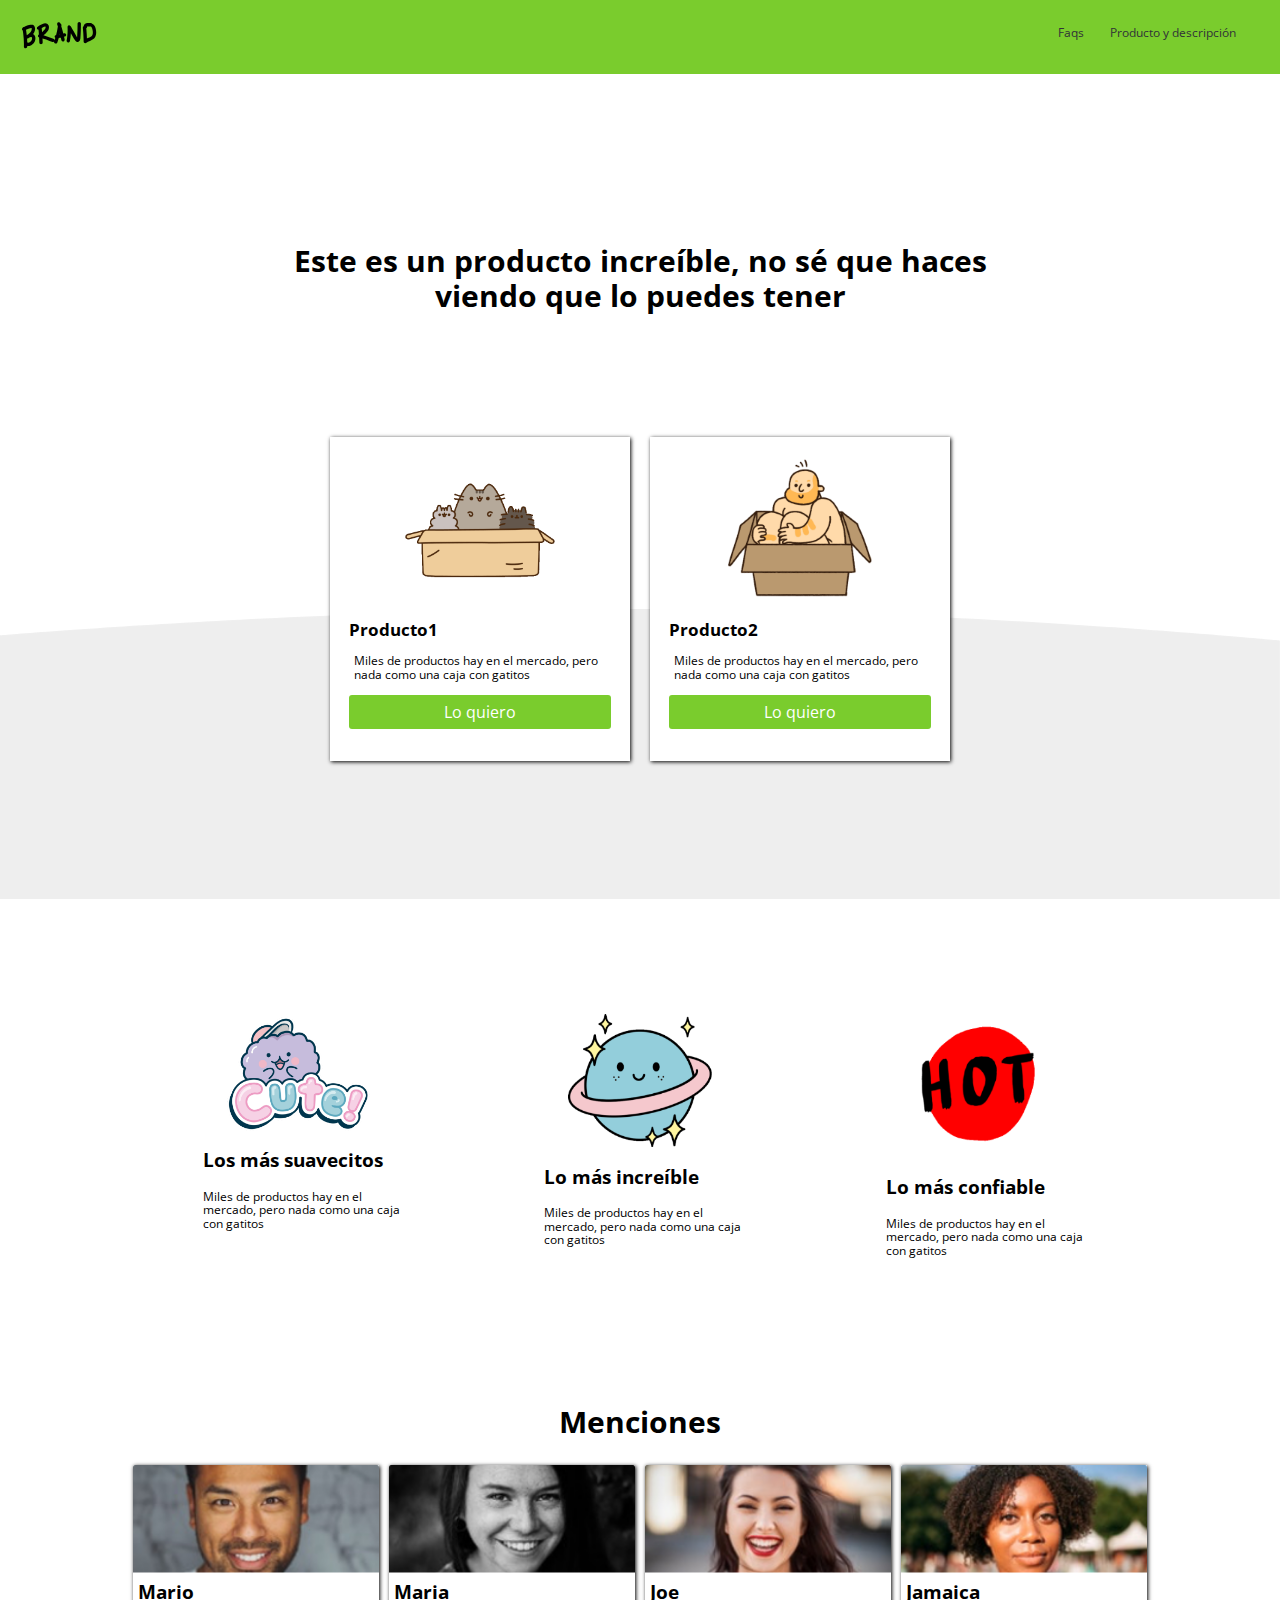
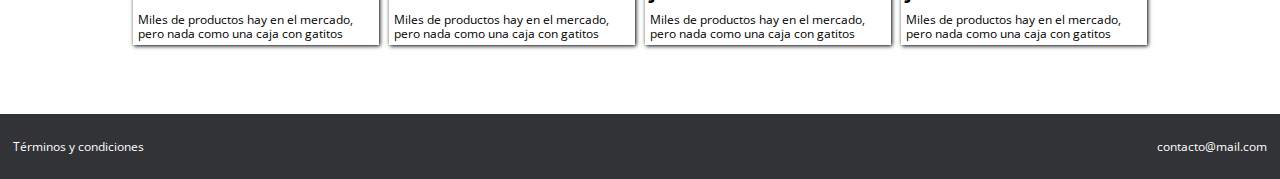
<file: EXTRA/layout-sample-furry-box-master/index.html>
<!DOCTYPE html>
<html lang="es">

<head>
    <meta charset="UTF-8">
    <meta name="viewport" content="width=device-width, initial-scale=1.0">
    <meta http-equiv="X-UA-Compatible" content="ie=edge">
    <link href="https://fonts.googleapis.com/css?family=Open+Sans:400,700&display=swap" rel="stylesheet">
    <link rel="stylesheet" href="normalize.css">
    <link rel="stylesheet" href="style.css">
    <link rel="stylesheet" href="mobile.css">
    <link rel="stylesheet" href="animation.css">
    <title></title>
</head>

<body>
    <nav class="fadeInDown">
        <a href="index.html"><img src="images/logo.png" alt=""></a>
        <div>
            <a href="faqs.html">Faqs</a>
            <a href="productos.html">Producto y descripción</a>
        </div>
    </nav>

    <div id=hero class="fadeIn">
        <h1>Este es un producto increíble, no sé que haces viendo que lo puedes tener</h1>
    </div>

    <section class="productos fadeInUp">
        <div class="box">
            <div class="box_image">
                <img src="images/box2.png" alt="">
            </div>
            <h2>Producto1</h2>
            <p>Miles de productos hay en el mercado, pero nada como una caja con gatitos</p>
            <a href="formulario.html" class="button">Lo quiero</a>
        </div>
        <div class="box">
            <div class="box_image">
                <img src="images/box1.png" alt="">
            </div>
            <h2>Producto2</h2>
            <p>Miles de productos hay en el mercado, pero nada como una caja con gatitos</p>
            <a href="formulario.html" class="button">Lo quiero</a>
        </div>
    </section>
    <section class="productos2">
        <div class="box2">
            <img src="images/b1.png" alt="">
            <h3>Los más suavecitos</h3>
            <p>Miles de productos hay en el mercado, pero nada como una caja con gatitos</p>
        </div>
        <div class="box2">
            <img src="images/b2.png" alt="">
            <h3>Lo más increíble</h3>
            <p>Miles de productos hay en el mercado, pero nada como una caja con gatitos</p>
        </div>
        <div class="box2">
            <img src="images/b3.png" alt="">
            <h3>Lo más confiable</h3>
            <p>Miles de productos hay en el mercado, pero nada como una caja con gatitos</p>
        </div>
    </section>

    <section class="menciones">
        <h1>Menciones</h1>
        <div class="items">
            <div class="card">
                <img src="images/p1.png" alt="">
                <h3>Mario</h3>
                <p>Miles de productos hay en el mercado, pero nada como una caja con gatitos</p>
            </div>
            <div class="card">
                <img src="images/p2.png" alt="">
                <h3>Maria</h3>
                <p>Miles de productos hay en el mercado, pero nada como una caja con gatitos</p>
            </div>
            <div class="card">
                <img src="images/p3.png" alt="">
                <h3>Joe</h3>
                <p>Miles de productos hay en el mercado, pero nada como una caja con gatitos</p>
            </div>
            <div class="card">
                <img src="images/p4.png" alt="">
                <h3>Jamaica</h3>
                <p>Miles de productos hay en el mercado, pero nada como una caja con gatitos</p>
            </div>
        </div>
    </section>

    <footer>
        <a href="#">Términos y condiciones</a>
        <a href="mailto:contacto@mail.com">contacto@mail.com</a>
    </footer>

</body>

</html>
</file>
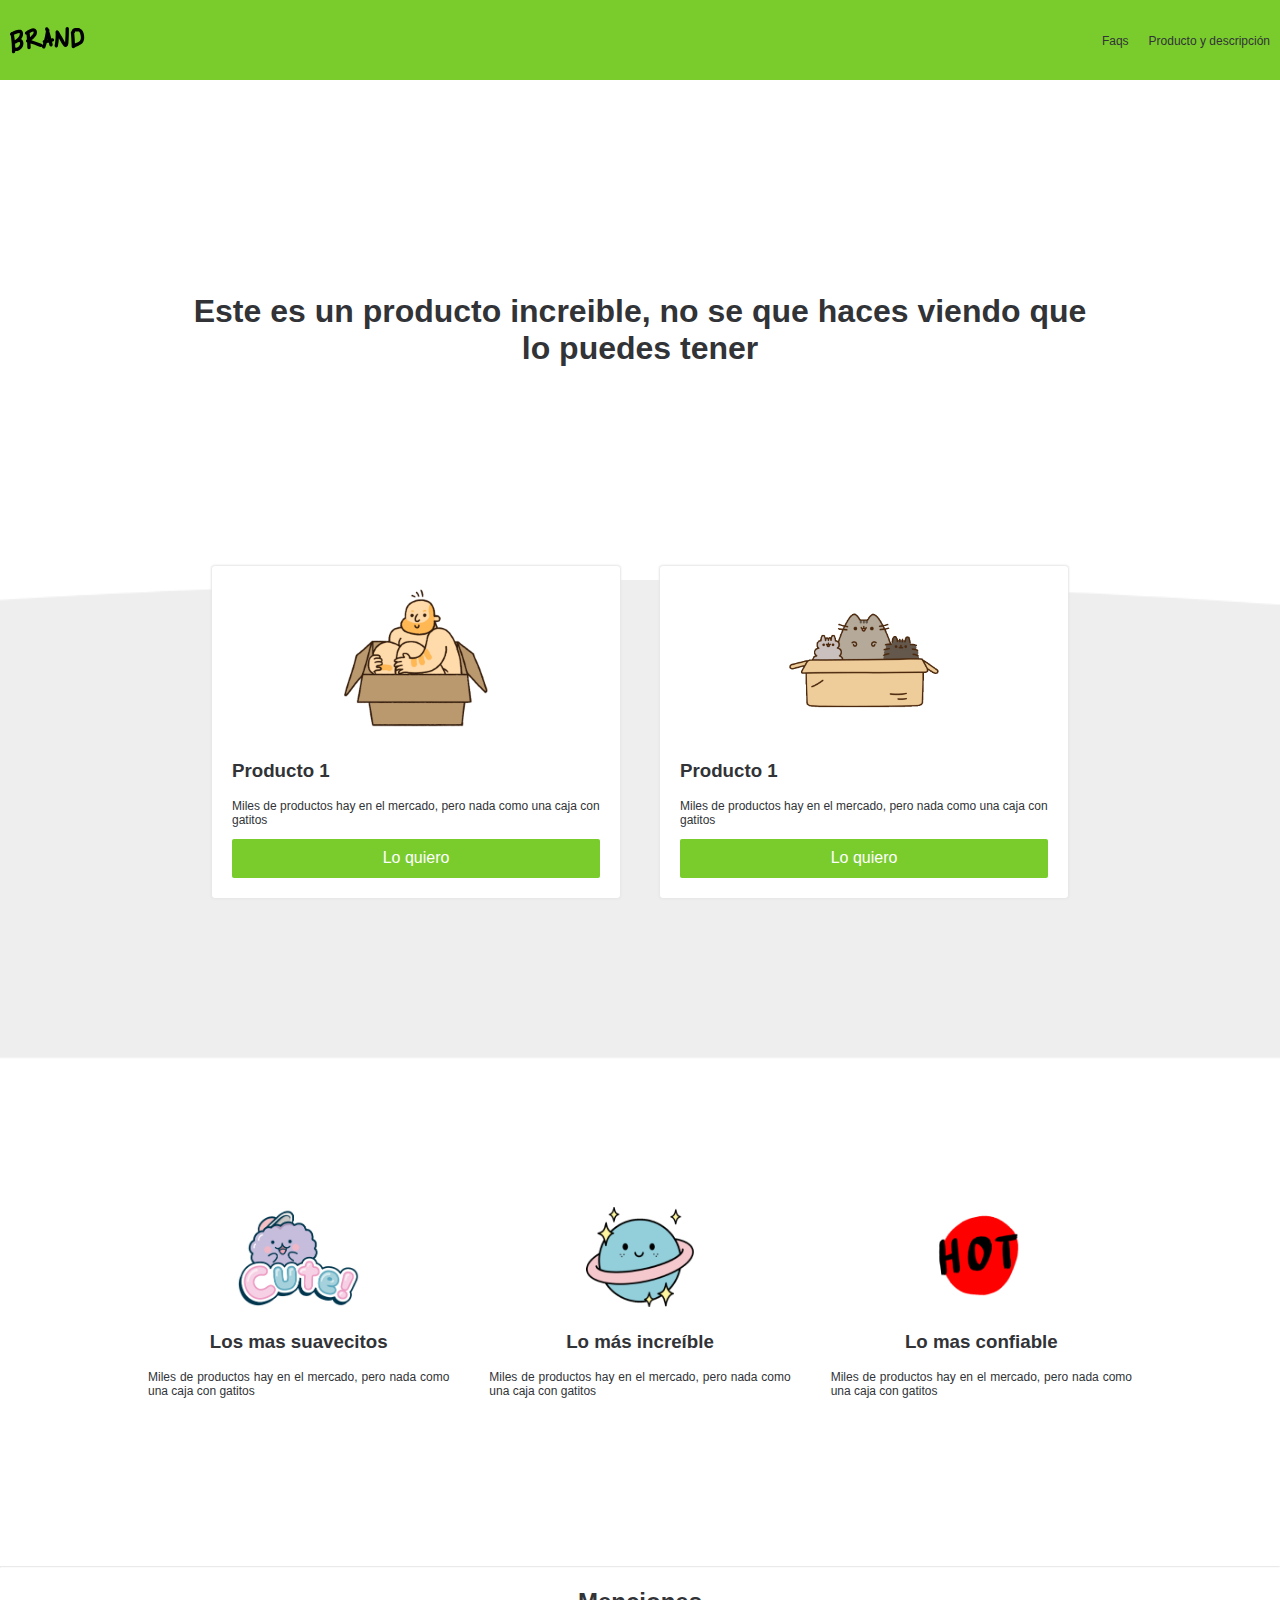
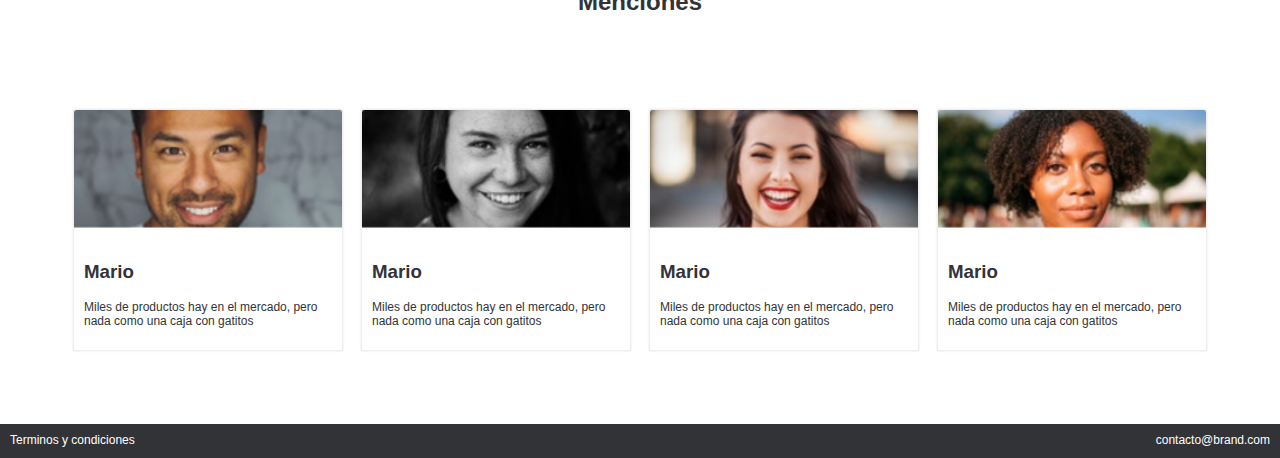
<file: images/Desarrollo_web-c13/index.html>
<!DOCTYPE html>
<html lang="en">
  <head>
    <meta charset="utf-8">
    <meta name="description" content="Este es un sitio de producto genial">
    <link rel="stylesheet" href="css/normalize.css">
    <link rel="stylesheet" href="css/estilos.css">
    <link rel="stylesheet" href="css/mobile.css">
    <title>BRAND📦</title>

  </head> <!-- Cierra head -->
  <body>
    <nav>
      <img src="images/logo.png" alt="">
      <ul>
        <li>
          <a href="#">Faqs</a></li>
        <li>
          <a href="#">Producto y descripción</a></li>
      </ul>
    </nav>
    <h1 class="main_section">
      Este es un producto increible, no se que haces viendo que lo puedes tener
    </h1>
    <!-- Inicio productos -->
    <div class="products">
      <div class="product">
        <div class="content">
          <div class="image-product">
            <img src="images/box1.png" alt="">
          </div>
          <h3>Producto 1</h3>
          <p>Miles de productos hay en el mercado, pero nada como una caja con gatitos</p>
          <button class="main_btn">
            Lo quiero
          </button>
        </div>
      </div>
      <div class="product">
        <div class="content">
          <div class="image-product">
            <img src="images/box2.png" alt="">
          </div>
          <h3>Producto 1</h3>
          <p>Miles de productos hay en el mercado, pero nada como una caja con gatitos</p>
          <button class="main_btn">
            Lo quiero
          </button>
        </div>
      </div>
    </div>
    <!-- Fin productos -->
    <!-- Inicia beneficios -->
    <div class="beneficios">
      <div class="beneficio">
        <div class="content_beneficio">
          <img src="images/b1.png" alt="">
          <h3>Los mas suavecitos</h3>
          <p class="text_beneficio">
            Miles de productos hay en el mercado, pero nada como una caja con gatitos
          </p>
        </div>
      </div>
      <div class="beneficio">
        <div class="content_beneficio">
          <img src="images/b2.png" alt="">
          <h3>Lo más increíble</h3>
          <p class="text_beneficio">
            Miles de productos hay en el mercado, pero nada como una caja con gatitos
          </p>
        </div>
      </div>
      <div class="beneficio">
        <div class="content_beneficio">
          <img src="images/b3.png" alt="">
          <h3>Lo mas confiable</h3>
          <p class="text_beneficio">
            Miles de productos hay en el mercado, pero nada como una caja con gatitos
          </p>
        </div>
      </div>
    </div>
    <!-- Fin beneficios -->
    <hr>
    <!-- Inicia menciones -->
    <h2 class="mention_title">Menciones</h2>
    <div class="mentions">
      <div class="mention">
        <div class="content_mention">
          <img src="images/p1.png" alt="">
          <div class="text">
            <h3>Mario</h3>
            <p>Miles de productos hay en el mercado, pero nada como una caja con gatitos</p>
          </div>
        </div>
      </div>
      <div class="mention">
        <div class="content_mention">
          <img src="images/p2.png" alt="">
          <div class="text">
            <h3>Mario</h3>
            <p>Miles de productos hay en el mercado, pero nada como una caja con gatitos</p>
          </div>
        </div>
      </div>
      <div class="mention">
        <div class="content_mention">
          <img src="images/p3.png" alt="">
          <div class="text">
            <h3>Mario</h3>
            <p>Miles de productos hay en el mercado, pero nada como una caja con gatitos</p>
          </div>
        </div>
      </div>
      <div class="mention">
        <div class="content_mention">
          <img src="images/p4.png" alt="">
          <div class="text">
            <h3>Mario</h3>
            <p>Miles de productos hay en el mercado, pero nada como una caja con gatitos</p>
          </div>
        </div>
      </div>
    </div>
    <!-- Fin de menciones -->
    <!-- Inicio de footer -->
    <footer>
      <div class="option">Terminos y condiciones</div>
      <div class="option">contacto@brand.com</div>
    </footer>
    <!-- Fin de Footer -->

    <!-- Script -->
    <script src="scripts/script.js"></script>
  </body> <!-- Cierra body -->
</html> <!-- Cierra html -->
</file>
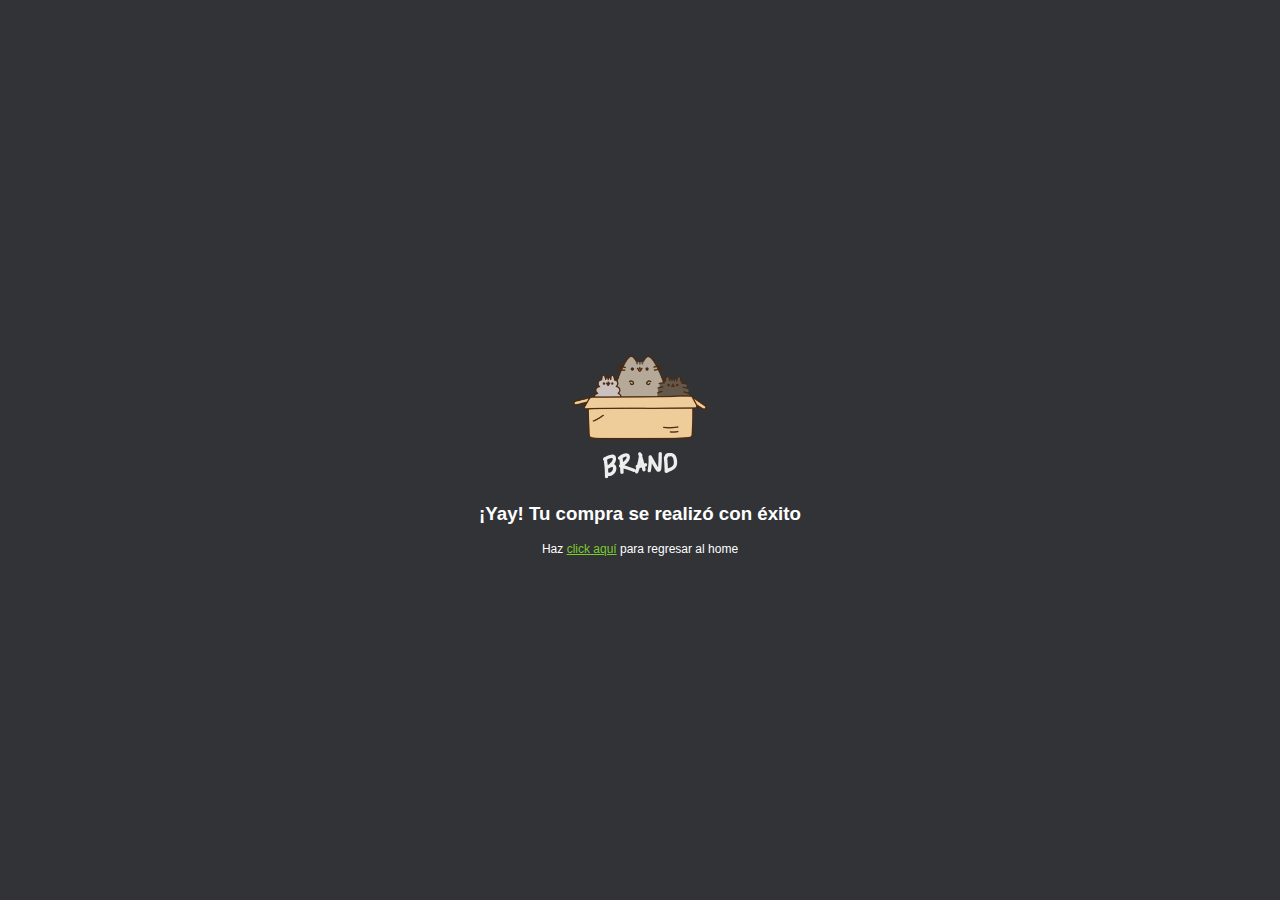
<file: exito.html>
<!DOCTYPE html>
<html lang="en" dir="ltr">
  <head>
    <meta charset="utf-8">
    <link rel="stylesheet" href="css/normalize.css">
    <link rel="stylesheet" href="css/style.css">
    <link rel="stylesheet" href="css/animation.css">
    <link rel="stylesheet" href="css/paypal.css">
    <title>Éxito</title>
  </head>
  <body>
    <div class="content_paypal fadeIn">
      <img src="images/box_brand.png" alt="">
      <h3>¡Yay! Tu compra se realizó con éxito</h3>
      <p>Haz <a href="index.html">click aquí</a>  para regresar al home</p>
    </div>
  </body>
</html>
</file>
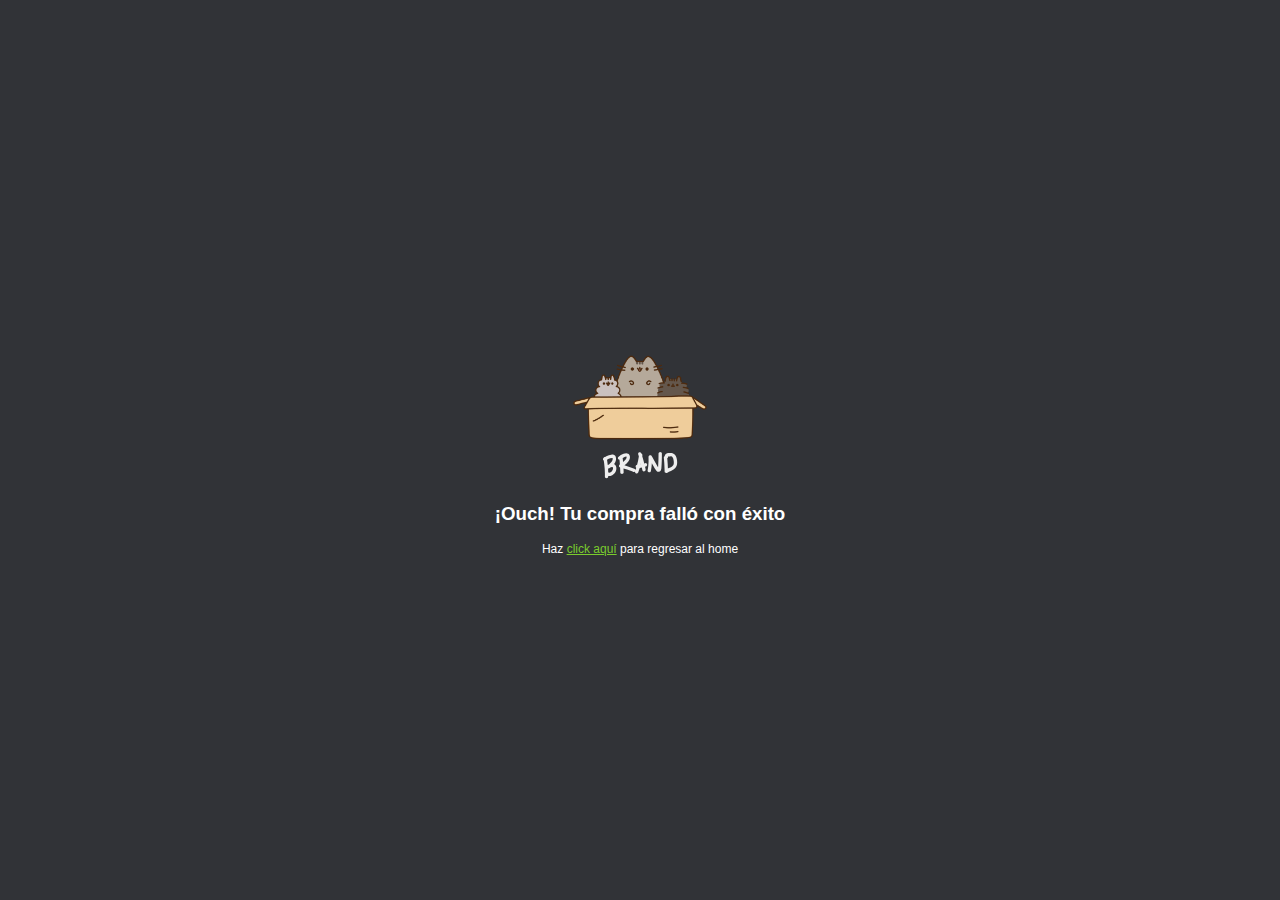
<file: falla.html>
<!DOCTYPE html>
<html lang="en" dir="ltr">
  <head>
    <meta charset="utf-8">
    <link rel="stylesheet" href="css/normalize.css">
    <link rel="stylesheet" href="css/style.css">
    <link rel="stylesheet" href="css/animation.css">
    <link rel="stylesheet" href="css/paypal.css">
    <title>Éxito</title>
  </head>
  <body>
    <div class="content_paypal fadeIn">
      <img src="images/box_brand.png" alt="">
      <h3>¡Ouch! Tu compra falló con éxito</h3>
      <p>Haz <a href="index.html">click aquí</a>  para regresar al home</p>
    </div>
  </body>
</html>
</file>
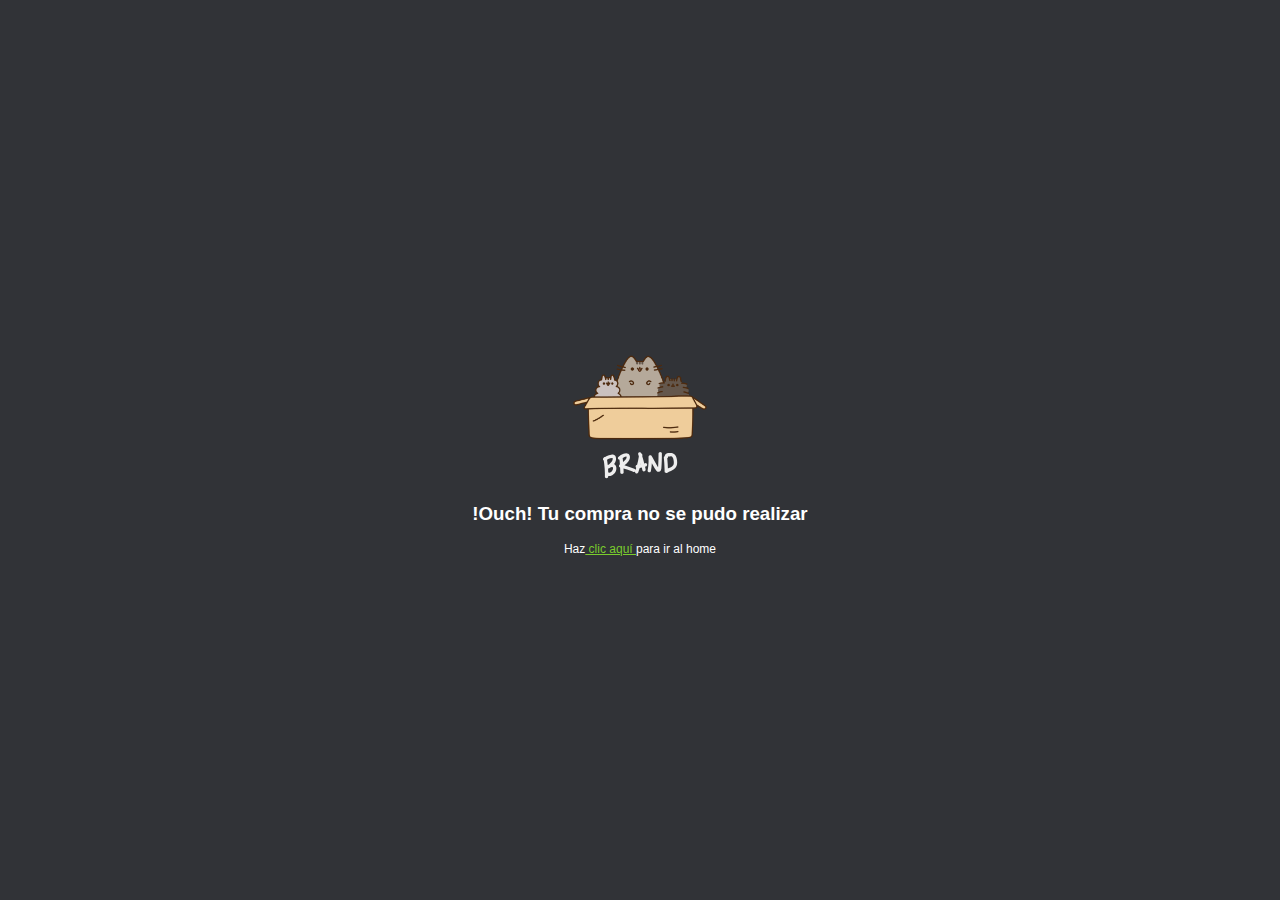
<file: EXTRA/layout-sample-furry-box-master/cancel.html>
<!DOCTYPE html>
<html lang="en">

<head>
    <meta charset="UTF-8">
    <meta name="viewport" content="width=device-width, initial-scale=1.0">
    <meta http-equiv="X-UA-Compatible" content="ie=edge">
    <link rel="stylesheet" href="normalize.css">
    <link rel="stylesheet" href="style.css">
    <link rel="stylesheet" href="animation.css">
    <link rel="stylesheet" href="paypal.css">
    <title></title>
</head>

<body>
    <div class="content_paypal">
        <img src="images/box_brand.png" alt="">
        <h3>!Ouch! Tu compra no se pudo realizar</h3>

        <p>Haz<a href="index.html"> clic aquí </a> para ir al home</p>

    </div>
</body>

</html>
</file>
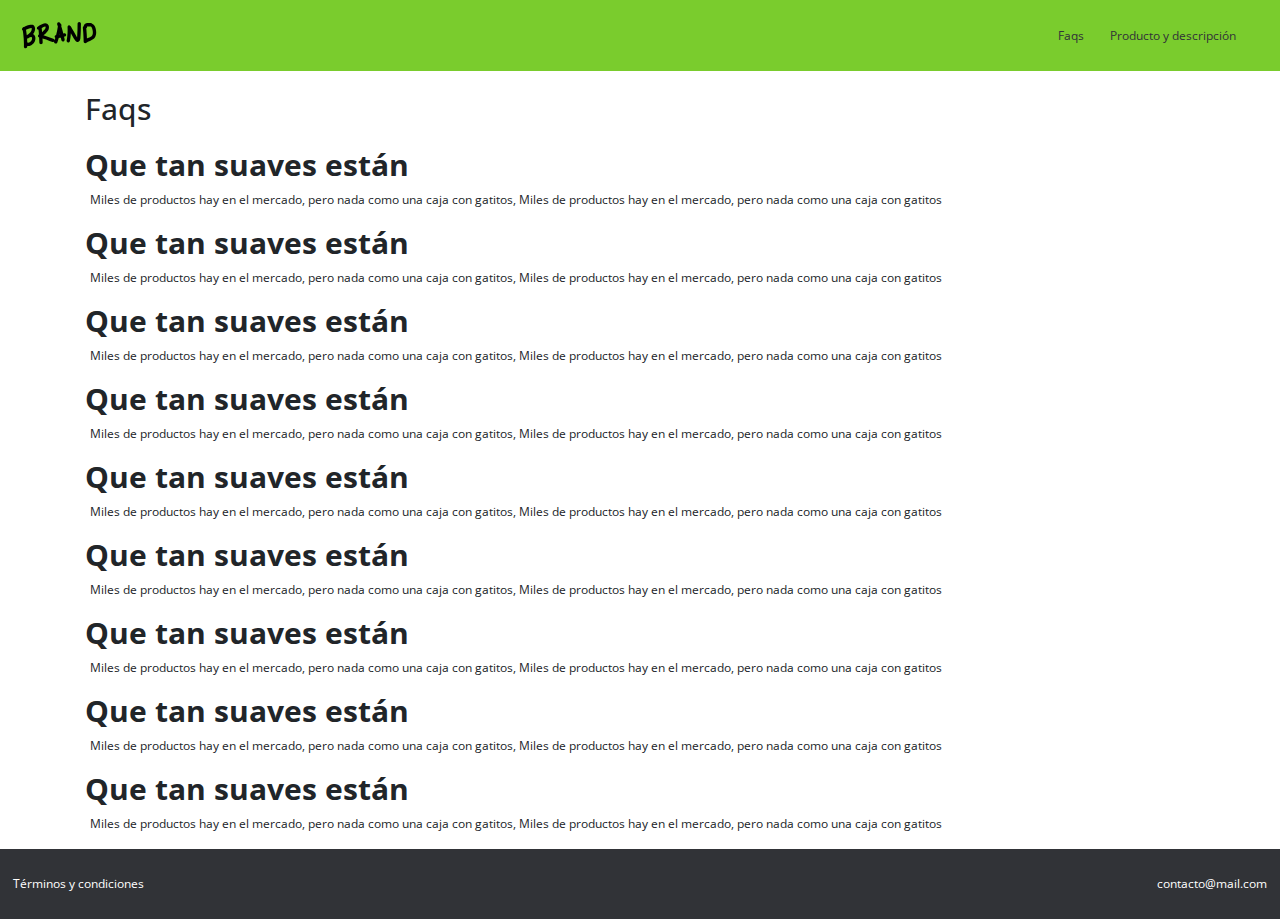
<file: EXTRA/layout-sample-furry-box-master/faqs.html>
<!DOCTYPE html>
<html lang="es">

<head>
    <meta charset="UTF-8">
    <meta name="viewport" content="width=device-width, initial-scale=1.0">
    <meta http-equiv="X-UA-Compatible" content="ie=edge">
    <link href="https://fonts.googleapis.com/css?family=Open+Sans:400,700&display=swap" rel="stylesheet">
    <link rel="stylesheet" href="https://stackpath.bootstrapcdn.com/bootstrap/4.3.1/css/bootstrap.min.css" integrity="sha384-ggOyR0iXCbMQv3Xipma34MD+dH/1fQ784/j6cY/iJTQUOhcWr7x9JvoRxT2MZw1T" crossorigin="anonymous">
    <link rel="stylesheet" href="normalize.css">
    <link rel="stylesheet" href="style.css">
    <link rel="stylesheet" href="mobile.css">
    <link rel="stylesheet" href="animation.css">
    <title></title>
</head>

<body>
    <nav class="fadeInDown">
        <a href="index.html"><img src="images/logo.png" alt=""></a>
        <div>
            <a href="faqs.html">Faqs</a>
            <a href="productos.html">Producto y descripción</a>
        </div>
    </nav>


    <section class="container faqs">
        <h1>Faqs</h1>
        <h2>Que tan suaves están</h2>
        <p>Miles de productos hay en el mercado, pero nada como una caja con gatitos, Miles de productos hay en el mercado, pero nada como una caja con gatitos</p>
        <h2>Que tan suaves están</h2>
        <p>Miles de productos hay en el mercado, pero nada como una caja con gatitos, Miles de productos hay en el mercado, pero nada como una caja con gatitos</p>
        <h2>Que tan suaves están</h2>
        <p>Miles de productos hay en el mercado, pero nada como una caja con gatitos, Miles de productos hay en el mercado, pero nada como una caja con gatitos</p>
        <h2>Que tan suaves están</h2>
        <p>Miles de productos hay en el mercado, pero nada como una caja con gatitos, Miles de productos hay en el mercado, pero nada como una caja con gatitos</p>
        <h2>Que tan suaves están</h2>
        <p>Miles de productos hay en el mercado, pero nada como una caja con gatitos, Miles de productos hay en el mercado, pero nada como una caja con gatitos</p>
        <h2>Que tan suaves están</h2>
        <p>Miles de productos hay en el mercado, pero nada como una caja con gatitos, Miles de productos hay en el mercado, pero nada como una caja con gatitos</p>
        <h2>Que tan suaves están</h2>
        <p>Miles de productos hay en el mercado, pero nada como una caja con gatitos, Miles de productos hay en el mercado, pero nada como una caja con gatitos</p>
        <h2>Que tan suaves están</h2>
        <p>Miles de productos hay en el mercado, pero nada como una caja con gatitos, Miles de productos hay en el mercado, pero nada como una caja con gatitos</p>
        <h2>Que tan suaves están</h2>
        <p>Miles de productos hay en el mercado, pero nada como una caja con gatitos, Miles de productos hay en el mercado, pero nada como una caja con gatitos</p>
    </section>

    <footer>
        <a href="#">Términos y condiciones</a>
        <a href="mailto:contacto@mail.com">contacto@mail.com</a>
    </footer>


</body>

</html>
</file>
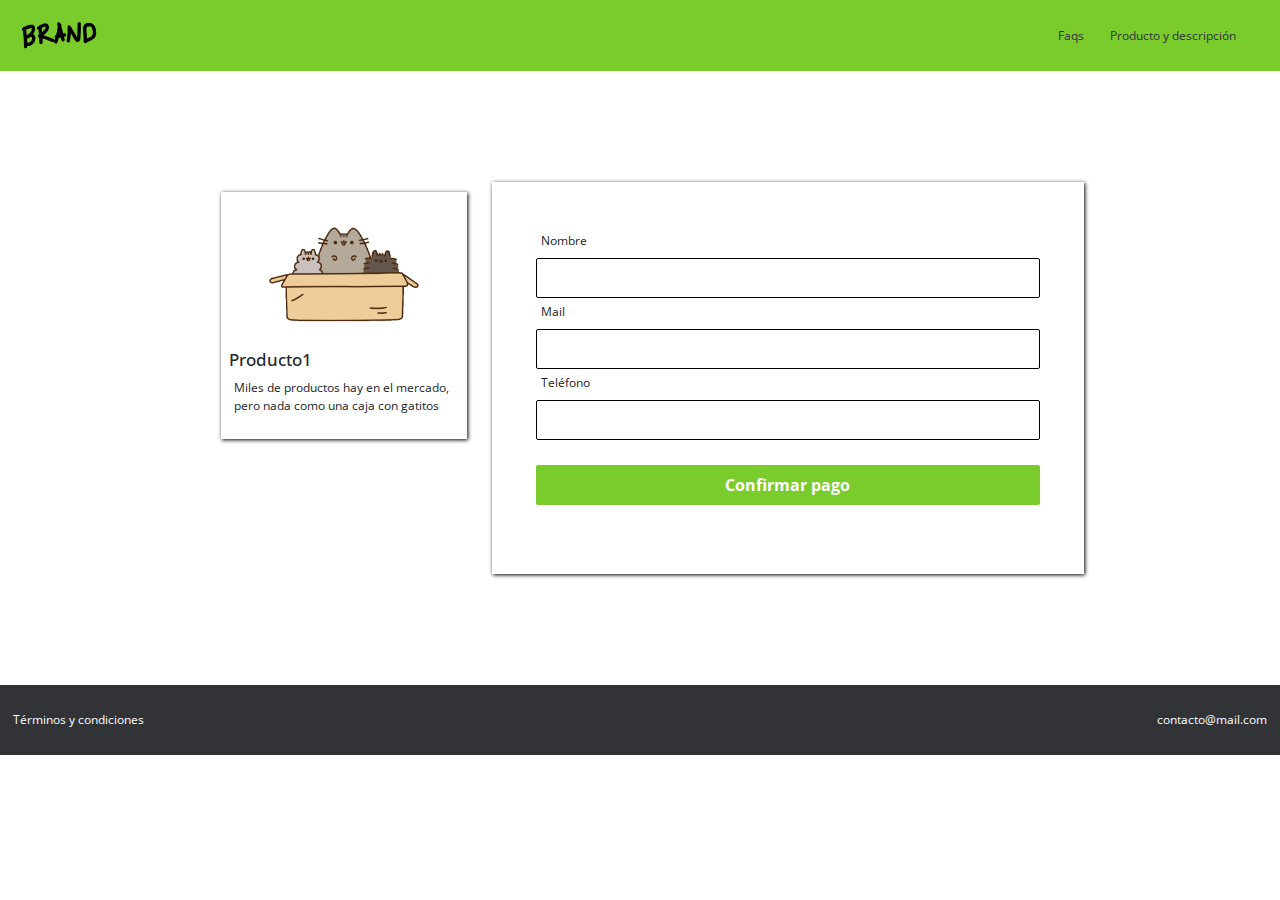
<file: EXTRA/layout-sample-furry-box-master/formulario.html>
<!DOCTYPE html>
<html lang="es">

<head>
    <meta charset="UTF-8">
    <meta name="viewport" content="width=device-width, initial-scale=1.0">
    <meta http-equiv="X-UA-Compatible" content="ie=edge">
    <link href="https://fonts.googleapis.com/css?family=Open+Sans:400,700&display=swap" rel="stylesheet">
    <link rel="stylesheet" href="https://stackpath.bootstrapcdn.com/bootstrap/4.3.1/css/bootstrap.min.css" integrity="sha384-ggOyR0iXCbMQv3Xipma34MD+dH/1fQ784/j6cY/iJTQUOhcWr7x9JvoRxT2MZw1T" crossorigin="anonymous">
    <link rel="stylesheet" href="normalize.css">
    <link rel="stylesheet" href="style.css">
    <link rel="stylesheet" href="mobile.css">
    <link rel="stylesheet" href="animation.css">
    <title></title>
</head>

<body>
    <nav class="fadeInDown">
        <a href="index.html"><img src="images/logo.png" alt=""></a>
        <div>
            <a href="faqs.html">Faqs</a>
            <a href="productos.html">Producto y descripción</a>
        </div>
    </nav>

    <section class="container">
        <div class="row form-section">
            <div class="col-12 col-md-4">
                <div class="box">
                    <div class="box_image">
                        <img src="images/box2.png" alt="">
                    </div>
                    <h2>Producto1</h2>
                    <p>Miles de productos hay en el mercado, pero nada como una caja con gatitos</p>
                </div>
            </div>
            <div class="col-12 col-md-8 form">
                <form action="https://www.paypal.com/cgi-bin/webscr?cmd=_s-xclick&hosted_button_id=MZRX2YWBFYXFE" method="POST">
                    <label for="name">Nombre </label><br>
                    <input type="text" name="name">

                    <label for="mail">Mail </label><br>
                    <input type="mail" name="email">

                    <label for="phone">Teléfono </label><br>
                    <input type="phone" name="phone">

                    <input type="submit" class="button" value="Confirmar pago">
                </form>
            </div>
        </div>
    </section>

    <footer>
        <a href="#">Términos y condiciones</a>
        <a href="mailto:contacto@mail.com">contacto@mail.com</a>
    </footer>


</body>

</html>
</file>
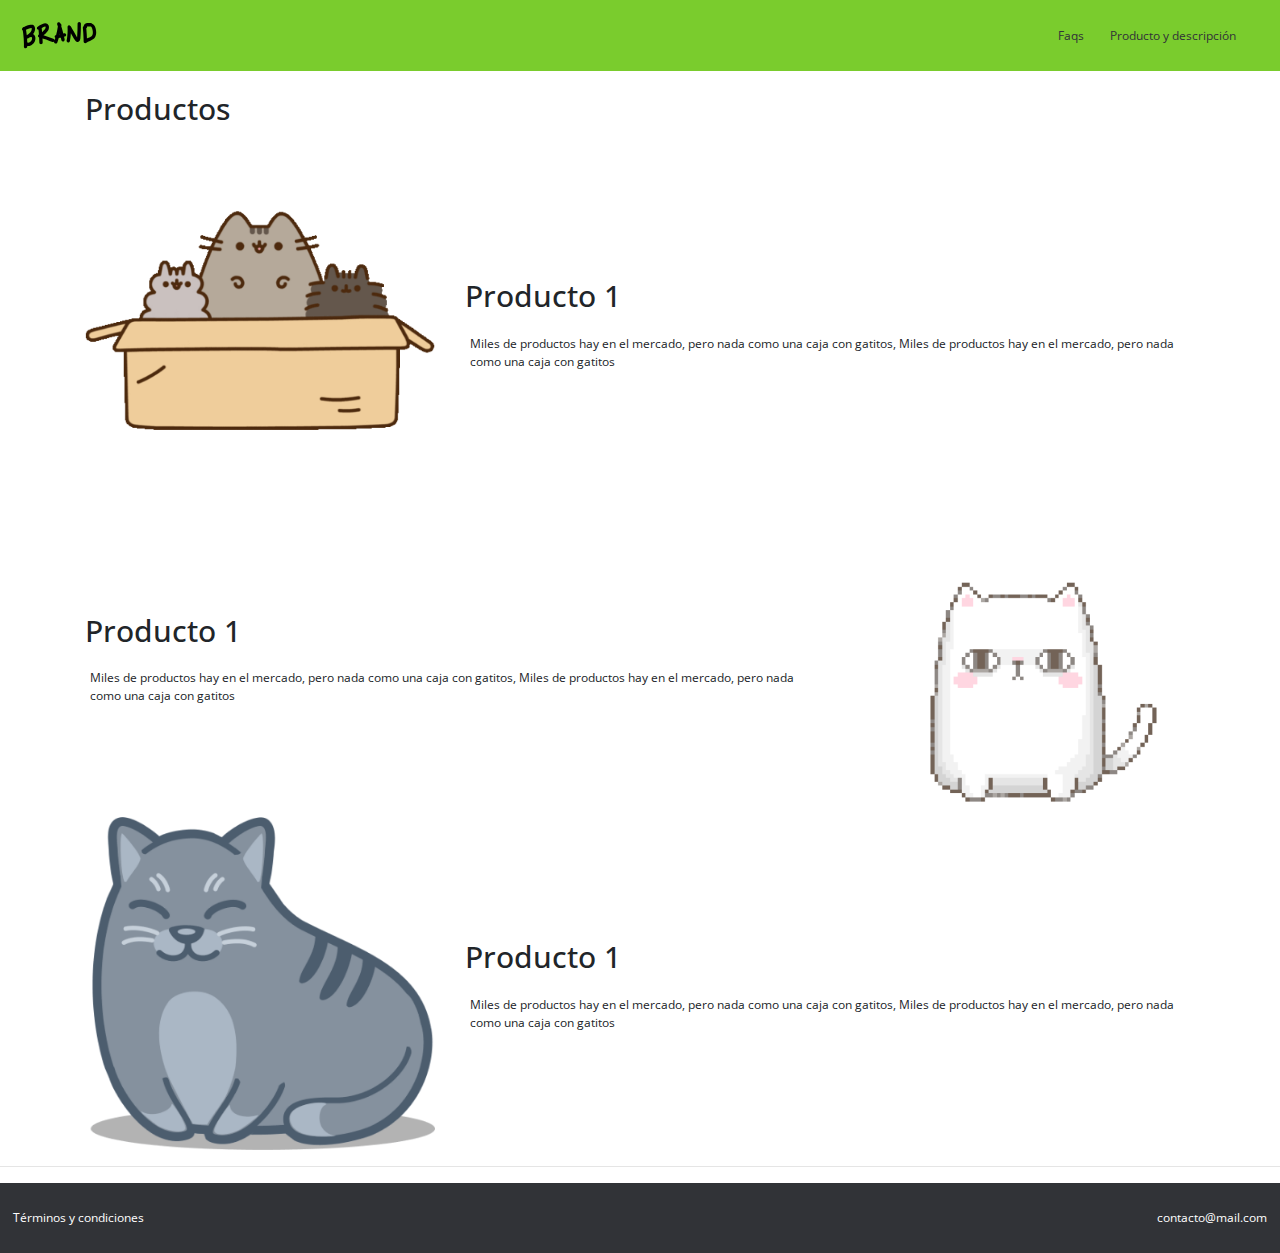
<file: EXTRA/layout-sample-furry-box-master/productos.html>
<!DOCTYPE html>
<html lang="es">

<head>
    <meta charset="UTF-8">
    <meta name="viewport" content="width=device-width, initial-scale=1.0">
    <meta http-equiv="X-UA-Compatible" content="ie=edge">
    <link href="https://fonts.googleapis.com/css?family=Open+Sans:400,700&display=swap" rel="stylesheet">
    <link rel="stylesheet" href="https://stackpath.bootstrapcdn.com/bootstrap/4.3.1/css/bootstrap.min.css" integrity="sha384-ggOyR0iXCbMQv3Xipma34MD+dH/1fQ784/j6cY/iJTQUOhcWr7x9JvoRxT2MZw1T" crossorigin="anonymous">
    <link rel="stylesheet" href="normalize.css">
    <link rel="stylesheet" href="style.css">
    <link rel="stylesheet" href="mobile.css">
    <link rel="stylesheet" href="animation.css">
    <title></title>
</head>

<body>
    <nav class="fadeInDown">
        <a href="index.html"><img src="images/logo.png" alt=""></a>
        <div>
            <a href="faqs.html">Faqs</a>
            <a href="productos.html">Producto y descripción</a>
        </div>
    </nav>

    <div class="container">
        <h1>Productos</h1>
        <div class="row">
            <div class="col-4">
                <img src="images/ben1.png" alt="">
            </div>
            <div class="col-8 productDescription">
                <h1>Producto 1</h1>
                <p>Miles de productos hay en el mercado, pero nada como una caja con gatitos, Miles de productos hay en el mercado, pero nada como una caja con gatitos</p>
            </div>
        </div>
        <div class="row">
            <div class="col-8 productDescription">
                <h1>Producto 1</h1>
                <p>Miles de productos hay en el mercado, pero nada como una caja con gatitos, Miles de productos hay en el mercado, pero nada como una caja con gatitos</p>
            </div>
            <div class="col-4">
                <img src="images/ben2.png" alt="">
            </div>
        </div>
        <div class="row">
            <div class="col-4">
                <img src="images/ben3.png" alt="">
            </div>
            <div class="col-8 productDescription">
                <h1>Producto 1</h1>
                <p>Miles de productos hay en el mercado, pero nada como una caja con gatitos, Miles de productos hay en el mercado, pero nada como una caja con gatitos</p>
            </div>
        </div>
    </div>

    <section>
        <hr>
    </section>
    <footer>
        <a href="#">Términos y condiciones</a>
        <a href="mailto:contacto@mail.com">contacto@mail.com</a>
    </footer>


</body>

</html>
</file>
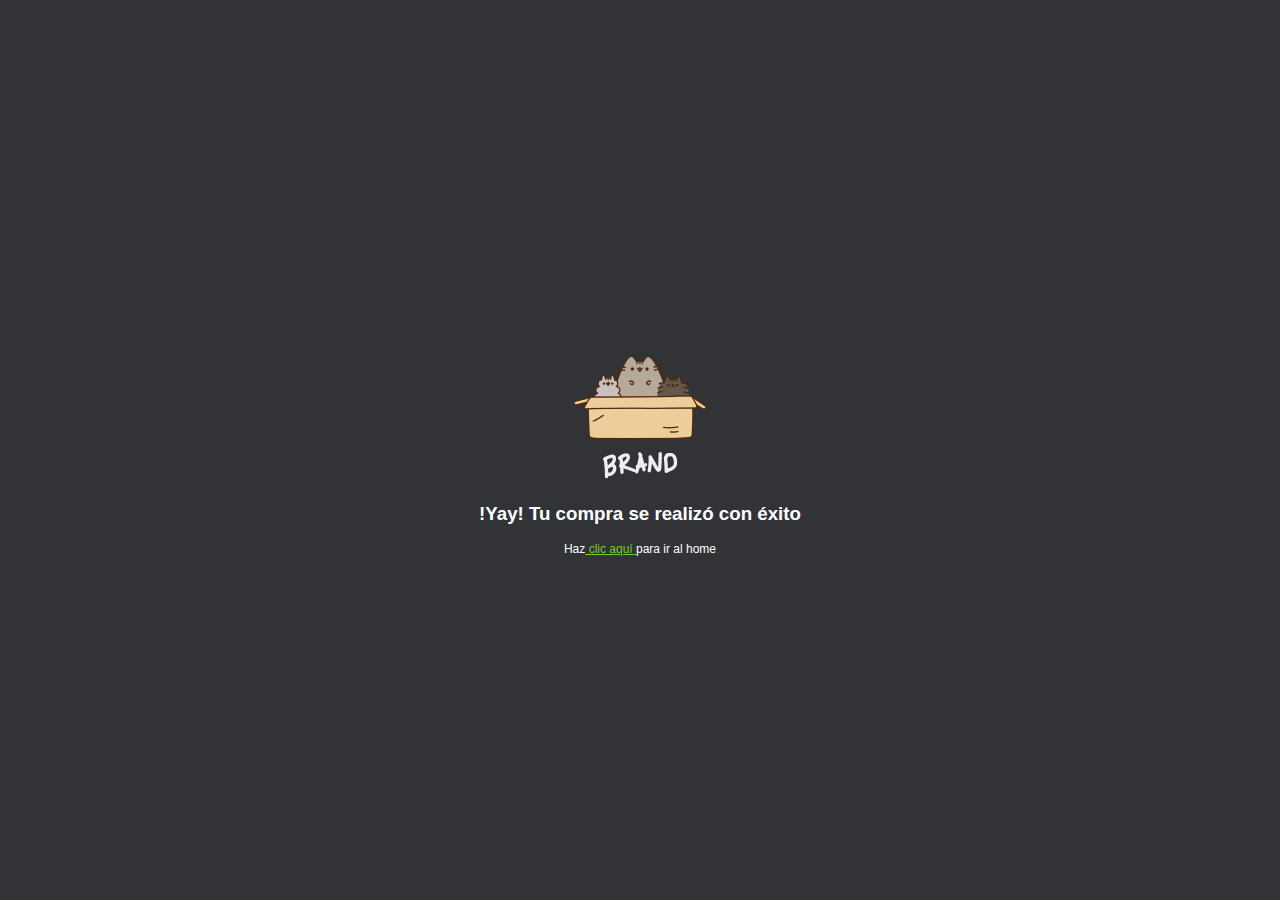
<file: EXTRA/layout-sample-furry-box-master/success.html>
<!DOCTYPE html>
<html lang="en">

<head>
    <meta charset="UTF-8">
    <meta name="viewport" content="width=device-width, initial-scale=1.0">
    <meta http-equiv="X-UA-Compatible" content="ie=edge">
    <link rel="stylesheet" href="normalize.css">
    <link rel="stylesheet" href="style.css">
    <link rel="stylesheet" href="animation.css">
    <link rel="stylesheet" href="paypal.css">
    <title></title>
</head>

<body>
    <div class="content_paypal">
        <img src="images/box_brand.png" alt="">
        <h3>!Yay! Tu compra se realizó con éxito</h3>

        <p>Haz<a href="index.html"> clic aquí </a> para ir al home</p>

    </div>
</body>

</html>
</file>
<file: EXTRA/layout-sample-furry-box-master/style.css>
:root {
    /* colores */
    --green: #7ACC2D;
    --white: #FFFFFF;
    --gray: #EEEEEE;
    --dark: #313337;
    --black: #000000;
    --border: 1px 1px 4px 0px black;
}

body {
    margin: 0%;
    font-family: 'Open Sans', sans-serif;
    background-color: var(--white);
}

nav {
    background-color: var(--green);
    display: flex;
    justify-content: space-between;
    padding: 22px;
}

body nav div a {
    color: var(--dark);
    text-decoration: none;
    margin-right: 22px;
    font-size: 12px;
}

body nav div a:hover {
    color: var(--white);
    text-decoration: none;
}

h1 {
    font-size: 30px;
}

h2 {
    font-size: 17px;
}

p,
label {
    margin-inline-start: 5px;
    margin-inline-end: 5px;
    font-size: 12px;
}


/*______________________ INDEX__________________ */

#hero {
    padding: 150px 20% 2%;
    margin-bottom: 250px;
}

#hero h1 {
    text-align: center;
}

.productos {
    display: flex;
    background-image: url(images/curve.png);
    background-repeat: no-repeat;
    background-clip: border-box;
    padding: 10% 25%;
    background-position-x: center;
    background-size: cover;
}

.box {
    background-color: var(--white);
    align-content: center;
    margin: 10px;
    box-shadow: var(--border);
    padding: 3%;
}

.productos .box {
    margin-top: -300px;
}

.box_image {
    display: flex;
    justify-content: center;
}

.button {
    display: block;
    background-color: var(--green);
    margin: 5% 0%;
    color: var(--white);
    text-decoration: none;
    border-radius: 3px;
    text-align: center;
}

body section.productos.fadeInUp a {
    padding: 3%;
}

.button:hover {
    background-color: #9be258;
}

.productos2 {
    display: flex;
    padding: 5% 10%;
    justify-content: space-between;
}

.productos2 img {
    display: block;
    margin: 0% auto;
    width: 60%;
}

.box2 {
    padding: 5%;
}

.box2 h3,
.box2 p {
    margin-left: 10%;
}

.menciones {
    padding: 0% 10% 5%;
}

.menciones h1 {
    text-align: center;
}

.menciones .items {
    display: flex;
}

.card {
    box-shadow: var(--border);
    margin: 5px;
}

.card img {
    width: 100%;
}

.card h3,
.card p {
    padding: 5px;
    margin: 0%
}


/*______________________ PRODUCTS__________________ */

.productDescription {
    margin: auto;
}

.col-4 img {
    width: 100%;
}


/*______________________ FAQS__________________ */

.faqs h2 {
    font-weight: bold;
    font-size: 30px;
}


/*______________________ FORM__________________ */

.form-section {
    margin: 5%;
    padding: 5%;
}

.form {
    padding: 5%;
    box-shadow: var(--border);
    display: block;
}

.form label,
{
    padding-top: 3%;
    height: 35px;
}

.form input {
    height: 40px;
    border-radius: 2px;
    width: 100%;
    border: 1px solid black;
}

input.button {
    border: none;
    font-weight: bold;
}


/*______________________ FOOTER__________________ */

footer {
    display: flex;
    background-color: var(--dark);
    justify-content: space-between;
    padding: 2% 1%;
}

footer a {
    color: var(--white);
    text-decoration: none;
    font-size: 12px;
}

footer a:hover {
    text-decoration: none;
    font-size: 12px;
}
</file>
<file: EXTRA/layout-sample-furry-box-master/mobile.css>
@media (max-width: 600px) {
    #hero {
        margin-bottom: 5px;
        padding: 50px 20% 2%;
    }
    .productos {
        display: inherit;
        padding: 10% 10%;
    }
    .productos .box {
        margin-top: 10px;
    }
    .productos2 {
        display: inherit;
    }
    .menciones .items {
        display: inherit;
    }
}
</file>
<file: EXTRA/layout-sample-furry-box-master/animation.css>
.fadeIn {
    -webkit-animation-duration: 4s;
    -webkit-animation-fill-mode: both;
    -webkit-animation-name: fadeIn;
    animation-duration: 4s;
    animation-fill-mode: both;
    animation-name: fadeIn;
}

@keyframes fadeIn {
    from {
        opacity: 0;
    }
    to {
        opacity: 1;
    }
}

.fadeInDown {
    -webkit-animation-duration: 1s;
    -webkit-animation-fill-mode: both;
    -webkit-animation-name: fadeInDown;
    animation-duration: 1s;
    animation-fill-mode: both;
    animation-name: fadeInDown;
}

@keyframes fadeInDown {
    from {
        opacity: 0;
        -webkit-transform: translate3d(0, -100%, 0);
        transform: translate3d(0, -100%, 0);
    }
    to {
        opacity: 1;
    }
}

.fadeInUp {
    -webkit-animation-duration: 1s;
    -webkit-animation-fill-mode: both;
    -webkit-animation-name: fadeInUp;
    animation-duration: 1s;
    animation-fill-mode: both;
    animation-name: fadeInUp;
}

@keyframes fadeInUp {
    from {
        opacity: 0;
        -webkit-transform: translate3d(0, 100%, 0);
        transform: translate3d(0, 100%, 0);
    }
    to {
        opacity: 1;
    }
}
</file>
<file: images/Desarrollo_web-c13/css/estilos.css>
/*
#  ·················
#  ··_______________
#  ·/·___/·___/·___/
#  /·/__(__··|__··)·
#  \___/____/____/··
#  ·················
*/

/*------ Variables */
:root{
  /*------ Colores */
  --green-color: #7ACC2D;
  --black-color: #313337;
  --white-color: white;
  /*------ Tipografía */
  --normal:12px;
  /*------ Espaciado */
  --space:10px;
  --space-2:20px;
}

/* -------------------------------------------  */
html, body{
  margin:0;
  padding: 0;
  font-family: helvetica;
  color: var(--black-color);
}

p{
  font-size: var(--normal);
}

nav{
  display: flex;
  justify-content: space-between;
  align-items: center;
  width: 100%;
  padding: var(--space);
  min-height: 60px;
  background-color: var(--green-color);
}

nav a{
  text-decoration: none;
  color: var(--black-color);
  font-size: var(--normal);
}

nav a:hover{
  color: var(--white-color);
}

nav ul {
  display: flex;
}

nav ul li{
  padding-right: 20px;
  list-style: none;
}

hr{
  opacity: .2;
}

/* ------------------------------------------- MAIN SECTION */

.main_section{
  text-align: center;
  padding: 15%;
}

/* -------------------------------------------  PRODUCTOS */

.products{
  background-image: url("../images/curve.png");
  padding: 15%;
  background-position: center top;
  background-repeat: no-repeat;
  display: flex;
  height: 95px;
  background-size: cover;

}

.product{
  padding: 20px;
  margin-top: -226px;
}

.image-product{
  text-align: center;
}

.content{
  padding: 20px;
  background: var(--white-color);
  border-radius: 3px;
  box-shadow: 0px 0 2px 1px #e6e5e9;
}

.main_btn{
  padding: var(--space);
  background-color: var(--green-color);
  width: 100%;
  border: 0px;
  border-radius: 2px;
  cursor: pointer;
  color: var(--white-color);
}
.main_btn:hover{
  background-color: #63a426;
}

/* Beneficios */
.beneficios{
  padding: 10%;
  display: flex;
}

.beneficio{
  text-align: center;
  padding: 20px;
}

.beneficio img{
  max-height: 100px
}

.text_beneficio{
  text-align: justify;
}

/* Mentions */
.mentions{
  display: flex;
  padding: 5%;
}
.mention img{
  width: 100%;
}
h2.mention_title{
  text-align: center;
}
.mention{
  padding: var(--space);
}
.content_mention{
  box-shadow: 0px 0 2px 1px #e6e5e9;
}
.mention .text{
  padding: var(--space);
}

/* ------------------------------------------- Footer */
footer{
  display: flex;
  justify-content: space-between;
  font-size: var(--normal);
  background-color: var(--black-color);
  padding: var(--space);
  color: var(--white-color);
}
</file>
<file: images/Desarrollo_web-c13/css/mobile.css>
@media (max-width: 600px) {

  .products{
    display: inherit;
    height: auto;
  }
  .product{
    margin-top: auto;
  }
  .main_section{
    padding: 4%;
  }
  .beneficios, .mentions{
    display: inherit;
  }


}
</file>
<file: css/style.css>
/*
#  ·················
#  ··_______________
#  ·/·___/·___/·___/
#  /·/__(__··|__··)·
#  \___/____/____/··
#  ·················
*/

/*------ Variables */
:root{
  /*------ Colores */
  --green-color: #7ACC2D;
  --black-color: #313337;
  --white-color: white;
  /*------ Tipografía */
  --normal:12px;
  /*------ Espaciado */
  --space:10px;
  --space-2:20px;
  /*------ box shadow */
  --box:0px 2 2px 1px #e6e6e9
}

/* -------------------------------------------  */
html, body{
  margin:0;
  padding: 0;
  font-family: helvetica;
  color: var(--black-color);
}

p{
  font-size: var(--normal);
}

nav{
  display: flex;
  justify-content: space-between;
  align-items: center;
  width: 100%;
  padding: var(--space);
  min-height: 60px;
  background-color: var(--green-color);
}

nav a{
  text-decoration: none;
  color: var(--black-color);
  font-size: var(--normal);
}

nav a:hover{
  color: var(--white-color);
}

nav ul {
  display: flex;
}

nav ul li{
  padding-right: 20px;
  list-style: none;
}

hr{
  opacity: .2;
}

p, label{
  font-size: var(--normal)
}

label{
  padding-bottom: var(--space)
}

/* ------------------------------------------- MAIN SECTION */

.main_section{
  text-align: center;
  padding: 15%;
}

/* -------------------------------------------  PRODUCTOS */

.products{
  background-image: url("../images/curve.png");
  padding: 15%;
  background-position: center top;
  background-repeat: no-repeat;
  display: flex;
  height: 95px;
  background-size: cover;

}

.product{
  padding: 20px;
  margin-top: -226px;
}

.image-product{
  text-align: center;
}

.content{
  padding: 20px;
  background: var(--white-color);
  border-radius: 3px;
  box-shadow: 0px 0 2px 1px #e6e5e9;
}

.main_btn{
  padding: var(--space);
  background-color: var(--green-color);
  width: 100%;
  border: 0px;
  border-radius: 2px;
  cursor: pointer;
  color: var(--white-color);
}
.main_btn:hover{
  background-color: #63a426;
}

/* Beneficios */
.beneficios{
  padding: 10%;
  display: flex;
}

.beneficio{
  text-align: center;
  padding: 20px;
}

.beneficio img{
  max-height: 100px
}

.text_beneficio{
  text-align: justify;
}

/* Mentions */
.mentions{
  display: flex;
  padding: 5%;
}
.mention img{
  width: 100%;
}
h2.mention_title{
  text-align: center;
}
.mention{
  padding: var(--space);
}
.content_mention{
  box-shadow: 0px 0 2px 1px #e6e5e9;
}
.mention .text{
  padding: var(--space);
}

/* ------------------------------------------- Venta */
.modulo_pago{
  background-color: var(--white-color);
  box-shadow: var(--box);
  padding: var(--space);
}
.modulo_pago_images{
  max-width: 150px;
  text-align: center;
  width: 100%;
  margin: auto;
}
.modulo_pago .main_btn{
  margin-top: 10px;
}

.data{
  margin-top: 10px;
  width: 100%;
  height: 35px;
  border-radius: 2px;
  border: 1px solid var(--black-color);
  box-sizing: border-box;

}
/* ------------------------------------------- Footer */
footer{
  display: flex;
  justify-content: space-between;
  font-size: var(--normal);
  background-color: var(--black-color);
  padding: var(--space);
  color: var(--white-color);
}
</file>
<file: css/animation.css>
.fadeIn{
  -webkit-animation-duration: 4s;
  animation-duration: 4s;
  animation-fill-mode: both;
  -webkit-animation-fill-mode: both;
  animation-name: fadeIn;
  -webkit-animation-name: fadeIn;
}

@keyframes fadeIn {
  from{
    opacity: 0;
  }
  to{
    opacity: 1;
  }
}

.fadeInDown{
  -webkit-animation-duration: 1s;
  animation-duration: 1s;
  animation-fill-mode: both;
  -webkit-animation-fill-mode: both;
  animation-name: fadeInDown;
  -webkit-animation-name: fadeInDown;
}

@keyframes fadeInDown {
  from{
    opacity: 0;
    -webkit-transform: translate3d(0, -100%, 0);
    transform: translate3d(0, -100%, 0);
  }
  to{
    opacity: 1;
    -webkit-transform: translate3d(0, 0, 0);
    transform: translate3d(0, 0, 0);
  }
}

.fadeInUp{
  -webkit-animation-duration: 1s;
  animation-duration: 1s;
  animation-fill-mode: both;
  -webkit-animation-fill-mode: both;
  animation-name: fadeInUp;
  -webkit-animation-name: fadeInUp;
}

@keyframes fadeInUp {
  from{
    opacity: 0;
    -webkit-transform: translate3d(0, 100%, 0);
    transform: translate3d(0, 100%, 0);
  }
  to{
    opacity: 1;
    -webkit-transform: translate3d(0, 0, 0);
    transform: translate3d(0, 0, 0);
  }
}
</file>
<file: css/paypal.css>
body{
  background-color: var(--black-color);
  text-align: center;
  color: var(--white-color);
  display: flex;
  justify-content: center;
  align-items: center;
  height: 100vh;

}

.content_paypal a{
  color: var(--green-color);

}
</file>
<file: EXTRA/layout-sample-furry-box-master/paypal.css>
:root {
    /* colores */
    --green: #7ACC2D;
    --white: #FFFFFF;
    --gray: #EEEEEE;
    --dark: #313337;
    --black: #000000;
    --border: 1px 1px 4px 0px black;
}

body {
    background-color: var(--dark);
    color: var(--white);
    display: flex;
    text-align: center;
    align-items: center;
    height: 100vh;
    justify-content: center
}

.content_paypal a {
    color: var(--green);
}
</file>
